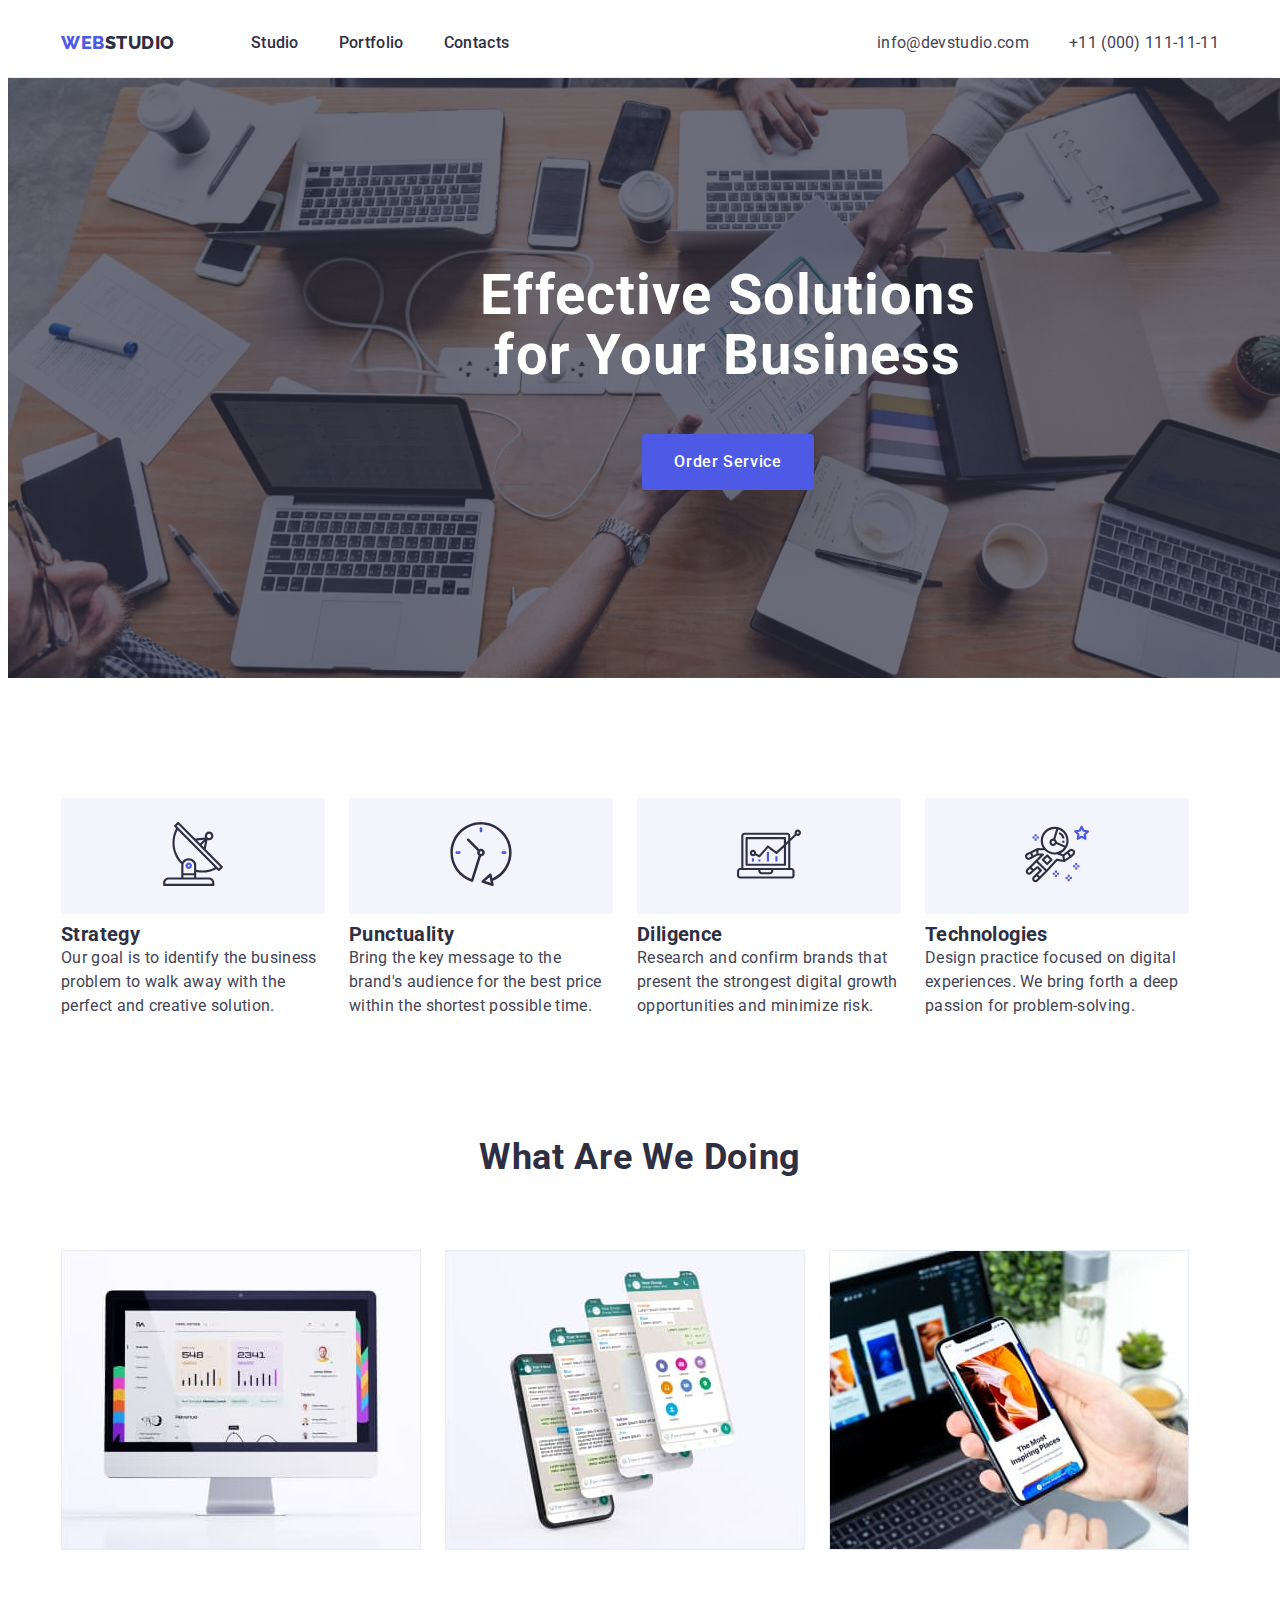
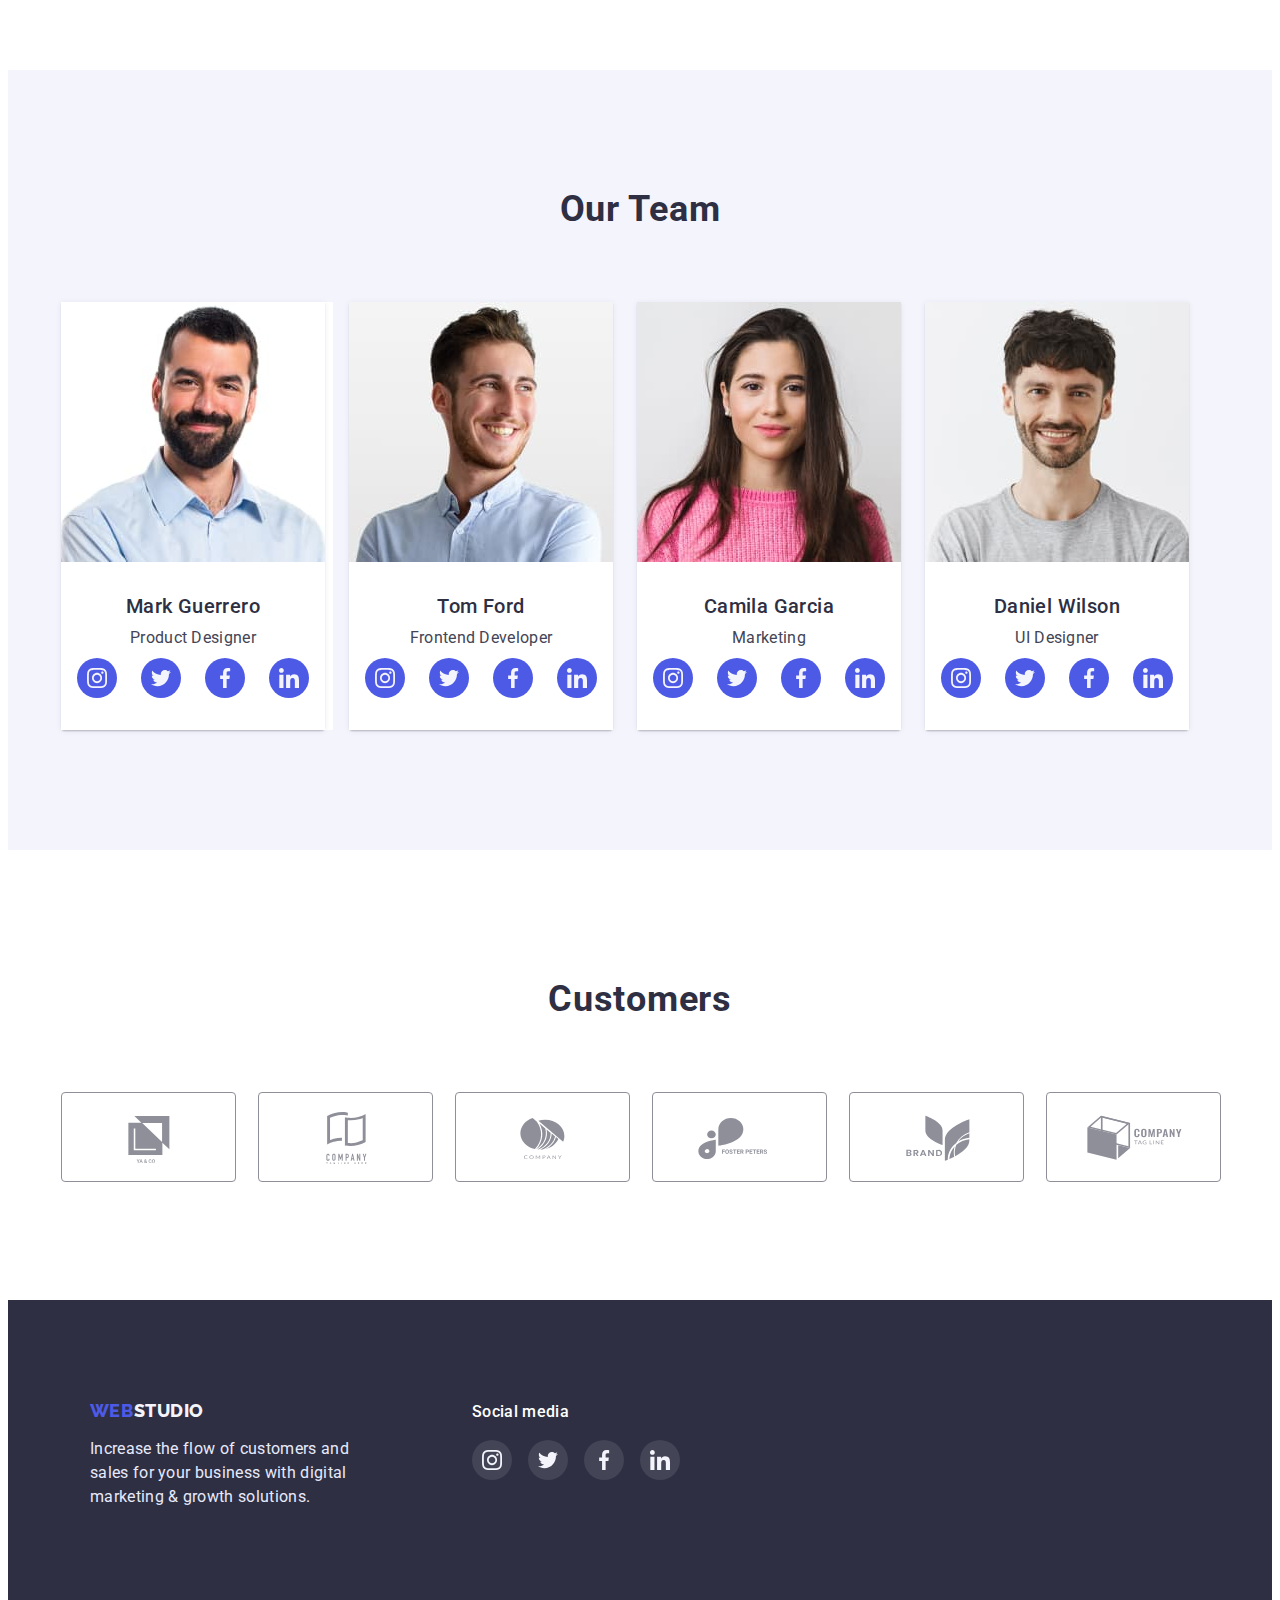
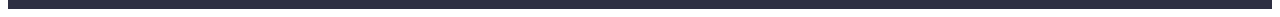
<file: index.html>
<!DOCTYPE html>
<html lang="en">
<head>
    <meta charset="UTF-8">
    <meta http-equiv="X-UA-Compatible" content="IE=edge">
    <meta name="viewport" content="width=device-width, initial-scale=1.0">
    <title>WebStudio</title>
    <link rel="preconnect" href="https://fonts.googleapis.com">
    <link rel="preconnect" href="https://fonts.gstatic.com" crossorigin>
    <link href="https://fonts.googleapis.com/css2?family=Montserrat:wght@400;700&family=Raleway:wght@800&family=Roboto:wght@400;500;700;900&display=swap" rel="stylesheet">
    <link rel="stylesheet" href="https://cdnjs.cloudflare.com/ajax/libs/modern-normalize/1.1.0/modern-normalize.min.css" 
    integrity="sha512-wpPYUAdjBVSE4KJnH1VR1HeZfpl1ub8YT/NKx4PuQ5NmX2tKuGu6U/JRp5y+Y8XG2tV+wKQpNHVUX03MfMFn9Q==" 
    crossorigin="anonymous" 
    referrerpolicy="no-referrer" />
    <link rel="stylesheet" href="./css/styles.css">
</head>
<body>
    <header class="header">
     <div class="container container-header" >
        <nav class="header-navigation">
        <a href="./index.html" class="header-logo link"><span class="logo-web">Web</span>Studio</a>
        <ul class="header-list list">
            <li class="header-item"><a href="./index.html" class="header-link link">Studio</a></li>
            <li class="header-item"><a href="./portfolio.html" class="header-link link">Portfolio</a></li>
            <li class="header-item"><a href="" class="header-link link">Contacts</a></li>
        </ul>
        </nav>
        <address class="address">
        <ul class="address-list list">
            <li><a href="mailto:info@devstudio.com" class="address-mail link link">info@devstudio.com</a></li>
            <li><a href="tel:+110001111111" class="address-tel link">+11 (000) 111-11-11</a></li>
        </ul>
        </address>
     </div> 
    </header>
    <main>
        <section class="hero">
             <div class="container container-hero">
                    <h1 class="hero-title">Effective Solutions for Your Business</h1>
                    <button type="button" class="hero-btn">Order Service</button>
             </div> 
        </section>
        <section class="advantages">
                <div class="container">
                    <h2 class="advantages-title visually-hidden" >What are we doing</h2>
                    <ul class="advantages-list list">
                        <li class="advantages-item">
                            <div class="advantages-blok-icon">
                                <svg class="advantages-icon" width="64px"; height="64px">
                                    <use href="./images/icons.svg#icon-antenna"></use>
                                </svg>
                            </div>
                            <h3 class="advantages-caption">Strategy</h3>
                            <p class="advantages-text">Our goal is to identify the business problem to walk away with the perfect and creative solution. </p>
                        </li>
                        <li class="advantages-item">
                            <div class="advantages-blok-icon">
                                <svg class="advantages-icon" width="64px"; height="64px">
                                    <use href="./images/icons.svg#icon-clock"></use>
                                </svg>
                            </div>
                            <h3 class="advantages-caption">Punctuality</h3>
                            <p class="advantages-text">Bring the key message to the brand's audience for the best price within the shortest possible time.</p>
                        </li>
                        <li class="advantages-item">
                            <div class="advantages-blok-icon">
                                <svg class="advantages-icon" width="64px"; height="64px">
                                    <use href="./images/icons.svg#icon-diagram"></use>
                                </svg>
                            </div>
                            <h3 class="advantages-caption">Diligence</h3>
                            <p class="advantages-text">Research and confirm brands that present the strongest digital growth opportunities and minimize risk.</p>
                        </li>
                        <li class="advantages-item">
                            <div class="advantages-blok-icon">
                                <svg class="advantages-icon" width="64px"; height="64px">
                                    <use href="./images/icons.svg#icon-astronaut"></use>
                                </svg>
                            </div>
                            <h3 class="advantages-caption">Technologies</h3>
                            <p class="advantages-text">Design practice focused on digital experiences. We bring forth a deep passion for problem-solving.</p>
                        </li>
                    </ul>
                </div>
            </section>
        <section class="work">
            <div class="container">
                <h2 class="work-title">What are we doing</h2>
                <ul class="work-list list">
                    <li class="work-item">
                        <a href="" class="work-link link">
                            <img src="./images/rectangle1.jpg" width="360" alt="foto1" />
                          </a>
                    </li>
                    <li class="work-item">
                        <a href="" class="work-link link">
                            <img src="./images/rectangle2.jpg" width="360" alt="foto2" />
                          </a>
                    </li>
                    <li class="work-item">
                        <a href="" class="work-link link">
                            <img src="./images/rectangle3.jpg" width="360" alt="foto3" />
                          </a>
                    </li>
                </ul>
            </div>
        </section>  
        <section class="command">
           <div class="container">
                <h2 class="command-title">Our Team</h2>
                <ul class="command-list list">
                    <li class="command-item">
                        <img src="./images/img1.jpg" width="264" alt="mark" />
                        <div class="command-team">
                            <h3 class="command-caption">Mark Guerrero</h3>
                            <p class="command-text">Product Designer</p>
                            <ul class="command-soc-list list">
                                <li class="command-soc-item">
                                    <a href="" class="command-soc-link link">
                                        <svg class="command-soc-icon" width="20" height="20">
                                            <use href="./images/icons.svg#icon-instagram">
                                            </use>
                                        </svg> 
                                    </a>
                                </li>
                                <li class="command-soc-item">
                                    <a href="" class="command-soc-link link">
                                        <svg class="command-soc-icon" width="20" height="20">
                                            <use href="./images/icons.svg#icon-twitter">
                                            </use>
                                        </svg> 
                                    </a>
                                </li>
                                <li class="command-soc-item">
                                    <a href="" class="command-soc-link link">
                                        <svg class="command-soc-icon" width="20" height="20">
                                            <use href="./images/icons.svg#icon-facebook">
                                            </use>
                                        </svg> 
                                    </a>
                                </li>
                                <li class="command-soc-item">
                                    <a href="" class="command-soc-link link">
                                        <svg class="command-soc-icon" width="20" height="20">
                                            <use href="./images/icons.svg#icon-linkedin">
                                            </use>
                                        </svg> 
                                    </a>
                                </li>
                            </ul>
                        </div>
                    </li>
                    <li class="command-item">
                            <img src="./images/img2.jpg" width="264" alt="tom" />
                            <div class="command-team">
                                <h3 class="command-caption">Tom Ford</h3>
                                <p class="command-text">Frontend Developer</p>
                                <ul class="command-soc-list list">
                                    <li class="command-soc-item">
                                        <a href="" class="command-soc-link link">
                                            <svg class="command-soc-icon" width="20" height="20">
                                                <use href="./images/icons.svg#icon-instagram">
                                                </use>
                                            </svg> 
                                        </a>
                                    </li>
                                    <li class="command-soc-item">
                                        <a href="" class="command-soc-link link">
                                            <svg class="command-soc-icon" width="20" height="20">
                                                <use href="./images/icons.svg#icon-twitter">
                                                </use>
                                            </svg> 
                                        </a>
                                    </li>
                                    <li class="command-soc-item">
                                        <a href="" class="command-soc-link link">
                                            <svg class="command-soc-icon" width="20" height="20">
                                                <use href="./images/icons.svg#icon-facebook">
                                                </use>
                                            </svg> 
                                        </a>
                                    </li>
                                    <li class="command-soc-item">
                                        <a href="" class="command-soc-link link">
                                            <svg class="command-soc-icon" width="20" height="20">
                                                <use href="./images/icons.svg#icon-linkedin">
                                                </use>
                                            </svg> 
                                        </a>
                                    </li>
                                </ul>
                            </div>
                    </li>
                    <li class="command-item">
                            <img src="./images/img3.jpg" width="264" alt="camila" />
                           <div class="command-team">
                                <h3 class="command-caption">Camila Garcia</h3>
                                <p class="command-text">Marketing</p>
                                <ul class="command-soc-list list">
                                    <li class="command-soc-item">
                                        <a href="" class="command-soc-link link">
                                            <svg class="command-soc-icon" width="20" height="20">
                                                <use href="./images/icons.svg#icon-instagram">
                                                </use>
                                            </svg> 
                                        </a>
                                    </li>
                                    <li class="command-soc-item">
                                        <a href="" class="command-soc-link link">
                                            <svg class="command-soc-icon" width="20" height="20">
                                                <use href="./images/icons.svg#icon-twitter">
                                                </use>
                                            </svg> 
                                        </a>
                                    </li>
                                    <li class="command-soc-item">
                                        <a href="" class="command-soc-link link">
                                            <svg class="command-soc-icon" width="20" height="20">
                                                <use href="./images/icons.svg#icon-facebook">
                                                </use>
                                            </svg> 
                                        </a>
                                    </li>
                                    <li class="command-soc-item">
                                        <a href="" class="command-soc-link link">
                                            <svg class="command-soc-icon" width="20" height="20">
                                                <use href="./images/icons.svg#icon-linkedin">
                                                </use>
                                            </svg> 
                                        </a>
                                    </li>
                                </ul>
                           </div> 
                    </li>
                    <li class="command-item">
                            <img src="./images/img4.jpg" width="264" alt="daniel" />
                           <div class="command-team">
                                <h3 class="command-caption">Daniel Wilson</h3>
                                <p class="command-text">UI Designer</p>
                                <ul class="command-soc-list list">
                                    <li class="command-soc-item">
                                        <a href="" class="command-soc-link link">
                                            <svg class="command-soc-icon" width="20" height="20">
                                                <use href="./images/icons.svg#icon-instagram">
                                                </use>
                                            </svg> 
                                        </a>
                                    </li>
                                    <li class="command-soc-item">
                                        <a href="" class="command-soc-link link">
                                            <svg class="command-soc-icon" width="20" height="20">
                                                <use href="./images/icons.svg#icon-twitter">
                                                </use>
                                            </svg> 
                                        </a>
                                    </li>
                                    <li class="command-soc-item">
                                        <a href="" class="command-soc-link link">
                                            <svg class="command-soc-icon" width="20" height="20">
                                                <use href="./images/icons.svg#icon-facebook">
                                                </use>
                                            </svg> 
                                        </a>
                                    </li>
                                    <li class="command-soc-item">
                                        <a href="" class="command-soc-link link">
                                            <svg class="command-soc-icon" width="20" height="20">
                                                <use href="./images/icons.svg#icon-linkedin">
                                                </use>
                                            </svg> 
                                        </a>
                                    </li>
                                </ul>
                           </div>
                    </li>
                </ul>
          </div>
            
        </section>  
        <section class="customers">
            <div class="container">
                <h2 class="customers-title">Customers</h2>
                <ul class="customers-list list">
                    <li class="customers-item">
                        <a href="" class="customers-link link">
                        <svg class="logo-icon" width="104px"; height="56px">
                            <use href="./images/icons.svg#icon-Logo-1"></use>
                        </svg></a>
                    </li>
                    <li class="customers-item">
                        <a href="" class="customers-link link">
                        <svg class="logo-icon" width="104px"; height="56px">
                            <use href="./images/icons.svg#icon-Logo-2"></use>
                        </svg></a>
                    </li>
                    <li class="customers-item">
                        <a href="" class="customers-link link">
                        <svg class="logo-icon" width="104px"; height="56px">
                            <use href="./images/icons.svg#icon-Logo-3"></use>
                        </svg></a>
                    </li>
                    <li class="customers-item">
                        <a href="" class="customers-link link">
                        <svg class="logo-icon" width="104px"; height="56px">
                            <use href="./images/icons.svg#icon-Logo-4"></use>
                        </svg></a>
                    </li>
                    <li class="customers-item">
                        <a href="" class="customers-link link">
                        <svg class="logo-icon" width="104px"; height="56px">
                            <use href="./images/icons.svg#icon-Logo-5"></use>
                        </svg></a>
                    </li>
                    <li class="customers-item">
                        <a href="" class="customers-link link">
                        <svg class="logo-icon" width="104px"; height="56px">
                            <use href="./images/icons.svg#icon-Logo-6"></use>
                        </svg></a>
                    </li>
                </ul>
            </div>
        </section>
    </main>
    <footer class="footer">
    <div class="container container-footer-general">
        <div class="container container-footer">
            <a href="./index.html" class="footer-logo link"><span class="footer-logo-web">Web</span>Studio</a>
            <p class="footer-text">Increase the flow of customers and sales for your business with digital marketing & growth solutions.</p>
        </div>
        <div class="container container-footer-soc">
            <h6 class="footer-soc-title">Social media</h6>
            <ul class="footer-soc-list list">
                <li class="footer-soc-item">
                    <a href="" class="footer-soc-link link">
                        <svg class="section4-soc-icon" width="20" height="20">
                            <use href="./images/icons.svg#icon-instagram">
                            </use>
                        </svg> 
                    </a>
                </li>
                <li class="footer-soc-item">
                    <a href="" class="footer-soc-link link">
                        <svg class="section4-soc-icon" width="20" height="20">
                            <use href="./images/icons.svg#icon-twitter">
                            </use>
                        </svg> 
                    </a>
                </li>
                <li class="footer-soc-item">
                    <a href="" class="footer-soc-link link">
                        <svg class="section4-soc-icon" width="20" height="20">
                            <use href="./images/icons.svg#icon-facebook">
                            </use>
                        </svg> 
                    </a>
                </li>
                <li class="footer-soc-item">
                    <a href="" class="footer-soc-link link">
                        <svg class="section4-soc-icon" width="20" height="20">
                            <use href="./images/icons.svg#icon-linkedin">
                            </use>
                        </svg> 
                    </a>
                </li>

            </ul>
        </div>
    </div>
    </footer>
</body>
</html>
</file>
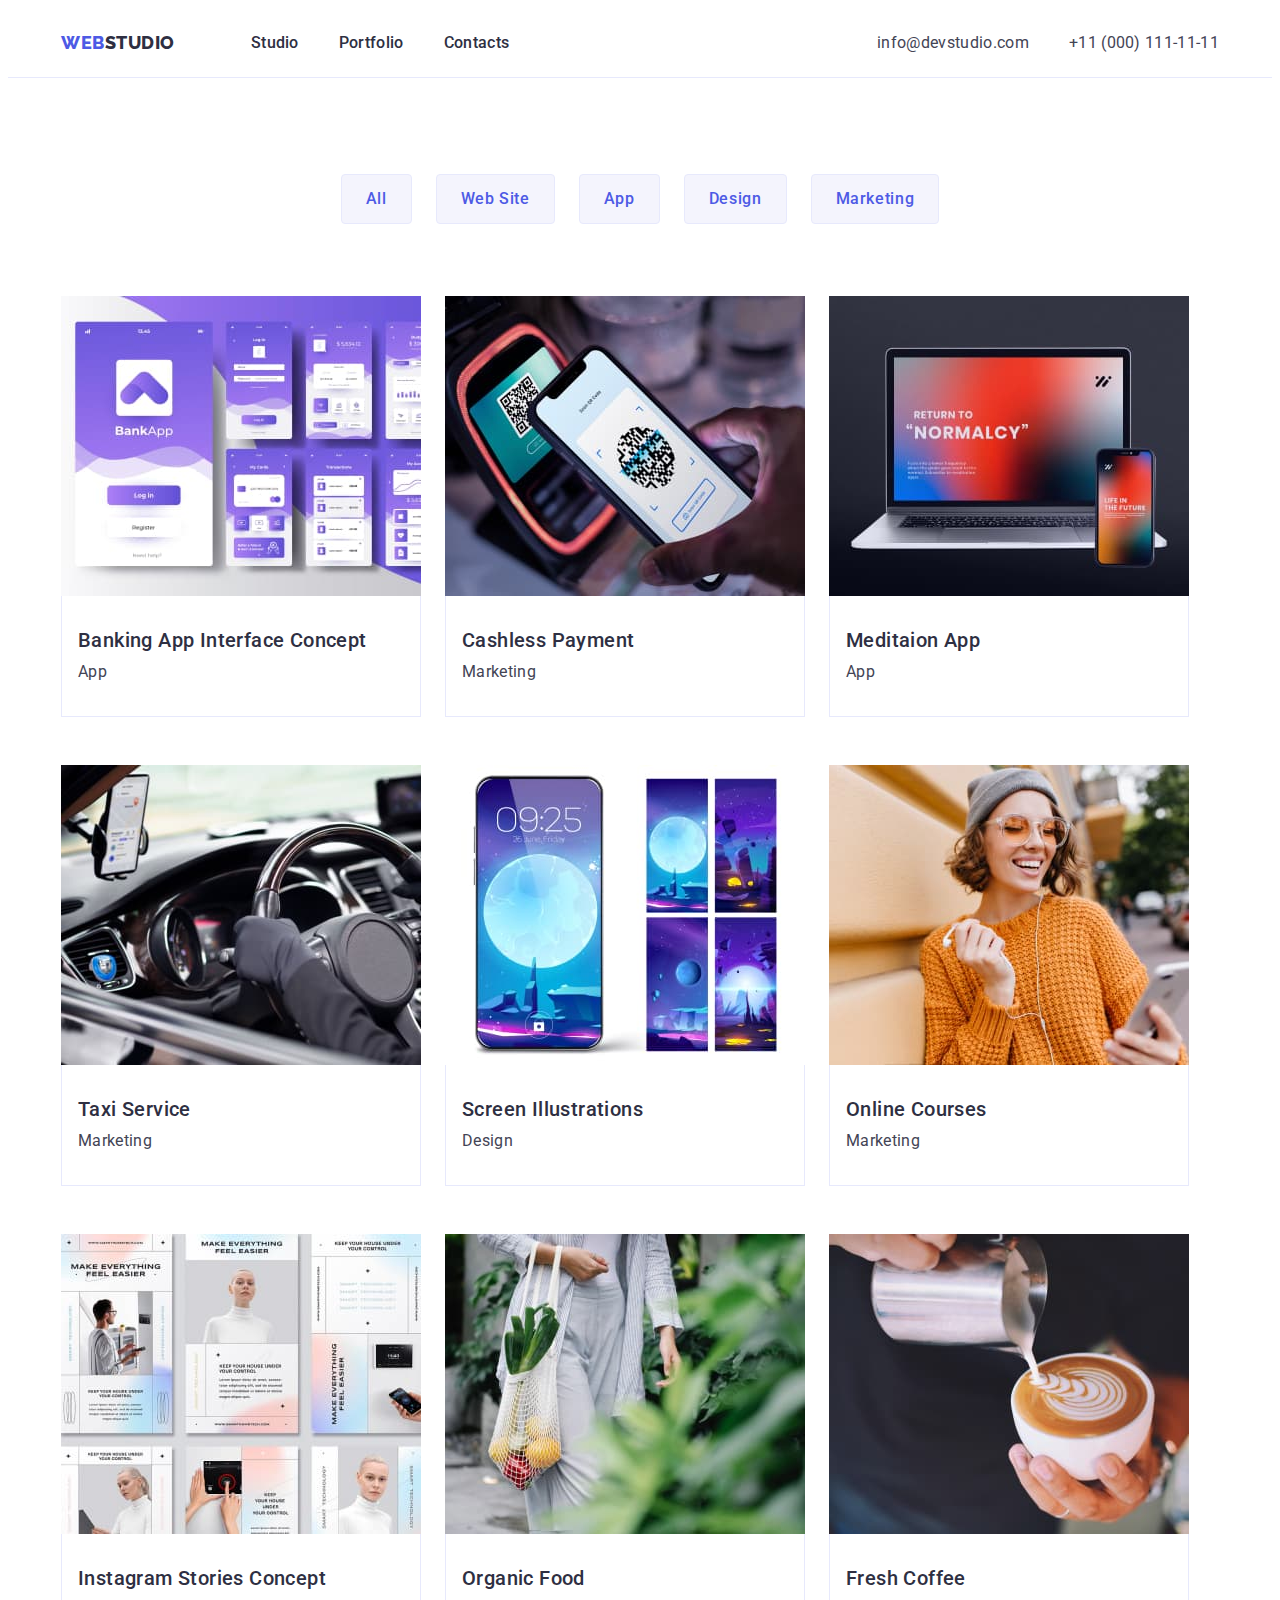
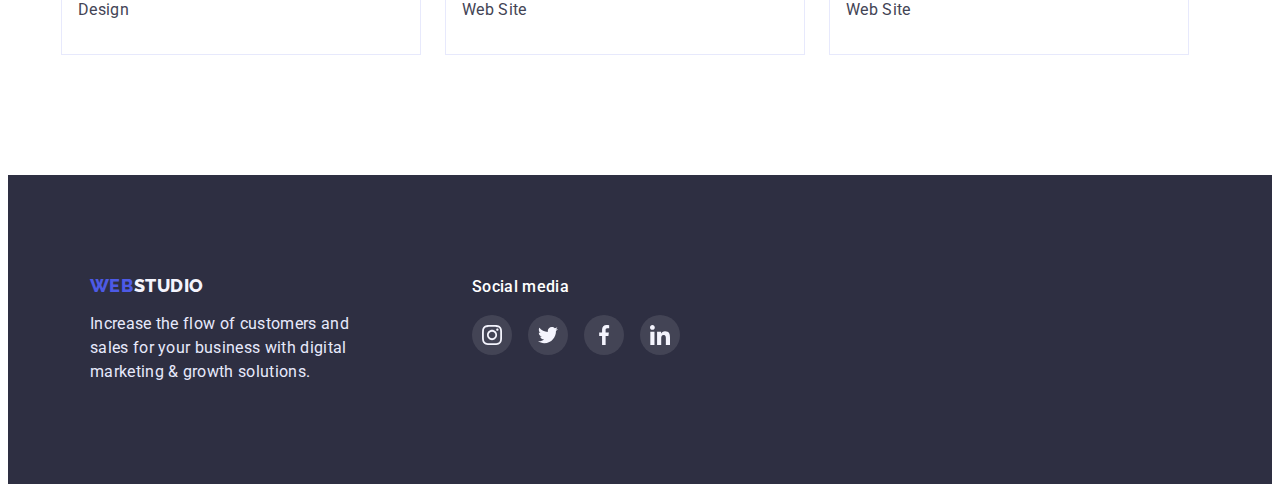
<file: portfolio.html>
<!DOCTYPE html>
<html lang="en">
<head>
    <meta charset="UTF-8">
    <meta http-equiv="X-UA-Compatible" content="IE=edge">
    <meta name="viewport" content="width=device-width, initial-scale=1.0">
    <title>WebStudio</title>
    <link rel="preconnect" href="https://fonts.googleapis.com">
    <link rel="preconnect" href="https://fonts.gstatic.com" crossorigin>
    <link href="https://fonts.googleapis.com/css2?family=Montserrat:wght@400;700&family=Raleway:wght@800&family=Roboto:wght@400;500;700;900&display=swap" rel="stylesheet">
    <link rel="stylesheet" href="https://cdnjs.cloudflare.com/ajax/libs/modern-normalize/1.1.0/modern-normalize.min.css" 
    integrity="sha512-wpPYUAdjBVSE4KJnH1VR1HeZfpl1ub8YT/NKx4PuQ5NmX2tKuGu6U/JRp5y+Y8XG2tV+wKQpNHVUX03MfMFn9Q==" 
    crossorigin="anonymous" 
    referrerpolicy="no-referrer" />
    <link rel="stylesheet" href="https://cdnjs.cloudflare.com/ajax/libs/modern-normalize/1.1.0/modern-normalize.min.css" 
    integrity="sha512-wpPYUAdjBVSE4KJnH1VR1HeZfpl1ub8YT/NKx4PuQ5NmX2tKuGu6U/JRp5y+Y8XG2tV+wKQpNHVUX03MfMFn9Q==" 
    crossorigin="anonymous" 
    referrerpolicy="no-referrer" />
    <link rel="stylesheet" href="./css/styles.css">
</head>
<body>
    <header class="header">
        <div class="container container-header" >
           <nav class="header-navigation">
           <a href="./index.html" class="header-logo link"><span class="logo-web">Web</span>Studio</a>
           <ul class="header-list list">
               <li class="header-item"><a href="./index.html" class="header-link link">Studio</a></li>
               <li class="header-item"><a href="./portfolio.html" class="header-link link">Portfolio</a></li>
               <li class="header-item"><a href="" class="header-link link">Contacts</a></li>
           </ul>
           </nav>
           <address class="address">
           <ul class="address-list list">
               <li><a href="mailto:info@devstudio.com" class="address-mail link link">info@devstudio.com</a></li>
               <li><a href="tel:+110001111111" class="address-tel link">+11 (000) 111-11-11</a></li>
           </ul>
           </address>
        </div> 
       </header>
    <main class="main">
        <section class="main-section">
        <div class="container container-btn">
            <h1 hidden>Portfolio</h1>    
            <ul class="buttons-list list">
                <li class="buttons-item"><button type="button" class="buttons-btn">All</button></li>
                <li class="buttons-item"><button type="button" class="buttons-btn">Web Site</button></li>
                <li class="buttons-item"><button type="button" class="buttons-btn">App</button></li>
                <li class="buttons-item"><button type="button" class="buttons-btn">Design</button></li>
                <li class="buttons-item"><button type="button" class="buttons-btn">Marketing</button></li>
            </ul>  
        </div>

        <div class="container">
            <ul class="main-list list">
                <li class="main-item" >
                    <a href="" class="main-item-link link">
                    <img src="./images/portfolio1.jpg" width="360" alt="Banking App Interface Concept" />
                   <div class="main-container-text">
                        <h2 class="main-title">Banking App Interface Concept</h2>
                        <p class="main-text">App</p>
                   </div>
                    </a>
                </li>
                <li class="main-item">
                    <a href="" class="main-item-link link">
                    <img src="./images/portfolio2.jpg" width="360" alt="Cashless Payment" />
                    <div class="main-container-text">
                        <h2 class="main-title">Cashless Payment</h2>
                        <p class="main-text">Marketing</p>
                    </div>
                    </a>
                </li>
                <li class="main-item" >
                    <a href="" class="main-item-link link">
                    <img src="./images/portfolio3.jpg" width="360" alt="Meditaion App" />
                   <div class="main-container-text">
                        <h2 class="main-title">Meditaion App</h2>
                        <p class="main-text">App</p>
                   </div>
                    </a>
                </li>
                <li class="main-item">
                    <a href="" class="main-item-link link">
                    <img src="./images/portfolio4.jpg" width="360" alt="Taxi Service" />
                    <div class="main-container-text">
                        <h2 class="main-title">Taxi Service</h2>
                        <p class="main-text">Marketing</p>
                    </div>
                    </a>
                </li>
                <li class="main-item">
                    <a href="" class="main-item-link link">
                    <img src="./images/portfolio5.jpg" width="360" alt="Screen Illustrations" />
                    <div class="main-container-text">
                        <h2 class="main-title">Screen Illustrations</h2>
                        <p class="main-text">Design</p>
                    </div>
                    </a>
                </li>
                <li class="main-item">
                    <a href=""class="main-item-link link">
                    <img src="./images/portfolio6.jpg" width="360" alt="Online Courses" />
                    <div class="main-container-text">
                        <h2 class="main-title">Online Courses</h2>
                        <p class="main-text">Marketing</p>
                    </div>
                    </a>
                </li>
                <li class="main-item">
                    <a href="" class="main-item-link link">
                    <img src="./images/portfolio7.jpg" width="360" alt="Instagram Stories Concept" />
                    <div class="main-container-text">
                        <h2 class="main-title">Instagram Stories Concept</h2>
                        <p class="main-text">Design</p>
                    </div>
                    </a>
                </li>
                <li class="main-item">
                    <a href="" class="main-item-link link">
                    <img src="./images/portfolio8.jpg" width="360" alt="Organic Food" />
                    <div class="main-container-text">
                        <h2 class="main-title">Organic Food</h2>
                        <p class="main-text">Web Site</p>
                    </div>
                    </a>
                </li>
                <li class="main-item">
                    <a href="" class="main-item-link link">
                    <img src="./images/portfolio9.jpg" width="360" alt="Fresh Coffee" />
                    <div class="main-container-text">
                        <h2 class="main-title">Fresh Coffee</h2>
                        <p class="main-text">Web Site</p>
                    </div>
                    </a>
                </li>
               
            </ul>
        </div>
        </section>
    </main>
    <footer class="footer">
        <div class="container container-footer-general">
            <div class="container container-footer">
                <a href="./index.html" class="footer-logo link"><span class="footer-logo-web">Web</span>Studio</a>
                <p class="footer-text">Increase the flow of customers and sales for your business with digital marketing & growth solutions.</p>
            </div>
            <div class="container container-footer-soc">
                <h6 class="footer-soc-title">Social media</h6>
                <ul class="footer-soc-list list">
                    <li class="footer-soc-item">
                        <a href="" class="footer-soc-link link">
                            <svg class="section4-soc-icon" width="20" height="20">
                                <use href="./images/icons.svg#icon-instagram">
                                </use>
                            </svg> 
                        </a>
                    </li>
                    <li class="footer-soc-item">
                        <a href="" class="footer-soc-link link">
                            <svg class="section4-soc-icon" width="20" height="20">
                                <use href="./images/icons.svg#icon-twitter">
                                </use>
                            </svg> 
                        </a>
                    </li>
                    <li class="footer-soc-item">
                        <a href="" class="footer-soc-link link">
                            <svg class="section4-soc-icon" width="20" height="20">
                                <use href="./images/icons.svg#icon-facebook">
                                </use>
                            </svg> 
                        </a>
                    </li>
                    <li class="footer-soc-item">
                        <a href="" class="footer-soc-link link">
                            <svg class="section4-soc-icon" width="20" height="20">
                                <use href="./images/icons.svg#icon-linkedin">
                                </use>
                            </svg> 
                        </a>
                    </li>
    
                </ul>
            </div>
        </div>
        </footer>
</body>
</html>
</file>
<file: css/styles.css>
:root{
    --main-title-color:#2E2F42;
    --main-text-color:#434455;
    --portfolio-btn:#4D5AE5;
}
body {
font-family: 'roboto', sans-serif;
color: #434455;
background-color: #FFFFFF;
}
h1,
h2,
h3,
h4,
h5,
h6,
p
{
    margin: 0;
}
ul{
    margin: 0;
    padding-left: 0;
}
.button {
    cursor: pointer;
}
.visually-hidden {
    position: absolute;
    width: 1px;
    height: 1px;
    margin: -1px;
    border: 0;
    padding: 0;
    
    white-space: nowrap;
    clip-path: inset(100%);
    clip: rect(0 0 0 0);
    overflow: hidden;
}
  
.header{
background: #FFFFFF;
border-bottom: 1px solid #E7E9FC;;
}
.header-navigation {
    display: flex;
    align-items: center;
    margin-right: auto;
}
.header-logo {
    display: flex;
    margin-right: 76px;
    font-family: 'Raleway';
    font-style: normal;
    font-weight: 800;
    font-size: 18px;
    line-height: 1,33;
    display: flex;
    align-items: center;
    letter-spacing: 0.03em;
    text-transform: uppercase;
    color: #2E2F42;

    padding-top: 24px;
    padding-bottom: 24px;
}
.header-logo:hover,
.header-logo:focus {
    color: #2E2F42;
}
.logo-web{
    color: #4D5AE5;
    
}

.list {
    list-style: none;
}
.link{
    text-decoration: none;
}
.header-list{
    display: flex;
}
.header-item {
color: #2E2F42;
}
.header-item:not(:last-child){
    margin-right: 40px;
}
.header-link { 
font-family: 'Roboto';
font-style: normal;
font-weight: 500;
font-size: 16px;
line-height: 1.5;
/* identical to box height, or 150% */

letter-spacing: 0.02em;
color: #2E2F42;

padding-top: 24px;
padding-bottom: 24px;
}
.header-link:hover,
.header-link:focus
{
    color: #404BBF;
}

.address {
font-size: 16px;
line-height: 1.5;
letter-spacing: 0.02em;
color: #434455;
}
.address-list {

    display: flex;
}
.address-mail {
    margin-right: 40px;
font-family: 'Roboto';
font-style: normal;
font-weight: 400;
font-size: 16px;
line-height: 24px;

letter-spacing: 0.02em;
color: #434455;

padding-top: 24px;
padding-bottom: 24px;

}
.address-mail:hover,
.address-mail:focus{
    color: #404BBF;
}
.address-tel {
font-family: 'Roboto';
font-style: normal;
font-weight: 400;
font-size: 16px;
line-height: 24px;
/* identical to box height, or 150% */

letter-spacing: 0.02em;

/* SLATE */

color: #434455;
padding-top: 24px;
padding-bottom: 24px;
}
.address-tel:hover,
.address-tel:focus {
    color: #404BBF;
}
img{
    display: block;
}
.container-header{
    display: flex;
    align-items: center;
}
.hero {
    width: 1440px;
    align-items: center;
    background: #2E2F42;
    background-image:linear-gradient(
        rgba(46, 47, 66, 0.7),
        rgba(46, 47, 66, 0.7)),
         url(../images/hero-bg.jpg);
    background-repeat: no-repeat;
    background-position: center;
    background-size:1440px;
    padding-top: 188px;
    padding-bottom: 188px;
    margin: 0 auto;
}
.container-hero{
   width: 1440px; 
}
.hero-title {
margin: 0 auto;
margin-bottom: 48px;
width: 496px;
left: 473px;
top: 260px;

font-family: 'Roboto';
font-style: normal;
font-weight: 700;
font-size: 56px;
line-height: 1.07;

text-align: center;
letter-spacing: 0.02em;

color: #FFFFFF;
}

.hero-btn {
    margin: 0 auto;
    font-family: 'Roboto';
    font-style: normal;
    font-weight: 500;
    font-size: 16px;
    line-height: 1.5;
    display: flex;
    align-items: center;
    letter-spacing: 0.04em;
    background: #4D5AE5;
    color: #FFFFFF;
    cursor: pointer;
    padding: 16px 32px;
    border: none;
    border-radius: 4px

    

}
.hero-btn:hover,
.hero-btn:focus {
    background: #404BBF;;
    color:#FFFFFF;
}
.container{
    width: 1158px;
    padding-left: 15px;
    padding-right: 15px;
    margin-right: auto;
    margin-left: auto;
   

}
.advantages {
    padding-top: 120px;
    padding-bottom: 120px;
}

.advantages-title {
    margin-bottom: 8px;

}
.advantages-list {
    display: flex;
    gap: 24px;
    width: calc((100% - 72px)/4);
}
.advantages-blok-icon{
    background: #F4F4FD;
    border-radius: 4px;
   padding: 24px 100px;
   margin-bottom:8px;
  
}
.advantages-icon{
    fill: #2E2F42;
   
    
    
}
    
.advantages-item {

}
.advantages-caption {
ffont-weight: 500;
font-size: 20px;
line-height: 1.2;
letter-spacing: 0.02em;
color: var(--main-title-color);
}


.advantages-text {
font-size: 16px;
line-height: 1.5;
letter-spacing: 0.02em;
color: var(--main-text-color);

width: 264px;
min-height: 72px;

}
.work {
 padding-top: 0;  
padding-bottom: 120px; 
}
.work-title {
font-weight: 700;
font-size: 36px;
line-height: 1.11;
text-align: center;
letter-spacing: 0.02em;
text-transform: capitalize;
color: var(--main-title-color);
margin-bottom: 72px;
}
.work-list {
    display: flex;
    gap: 24px;
    align-items: center;
    width: calc((100% - 48px) / 3);
   

}
.work-item {
}
.work-link {
}
.command {
background: #F4F4FD;
padding-top: 120px;
padding-bottom: 120px;
}
.command-title {
font-weight: 700;
font-size: 36px;
line-height: 1.11;
text-align: center;
letter-spacing: 0.02em;
text-transform: capitalize;
margin-bottom: 72px;

color: var(--main-title-color);
}
.command-list {
    display: flex;
    gap: 24px;
    align-items: center;
    background-color: #FFFFFF;
    width: calc((100% - 72px)/4);
    
}
.command-item {
    background-color: #FFFFFF;
    box-shadow: 0 2px 1px 0 rgba(46, 47, 66, 0.08), 
                0 1px 1px 0 rgba(46, 47, 66, 0.16), 
                0 1px 6px 0 rgba(46, 47, 66, 0.08);
    border-radius: 0px 0px 4px 4px;
}
.command-caption {
font-weight: 500;
font-size: 20px;
line-height: 1.2;
text-align: center;
letter-spacing: 0.02em;
color: #2E2F42;
margin-bottom: 8px;

}
.command-text {
font-size: 16px;
line-height: 1.5;
text-align: center;
letter-spacing: 0.02em;
margin-bottom: 8px;
color: var(--main-text-color);
}
.command-team {
background-color: #FFFFFF;
padding-top: 32px;
padding-bottom: 32px;

}
.command-soc-list {
    display: flex;
    justify-content: center;
    gap: 24px;
}
.command-soc-item {
    width: 40px;
    height: 40px;
}
.command-soc-link {
    width: 100%;
    height: 100%;
    background-color:#4D5AE5;
    display: flex;
    align-items: center;
    justify-content: center;
    border-radius: 50%;
}
.command-soc-link:is(:hover, :focus) {
background-color: #404BBF;;
 }

.command-soc-icon{
  fill: #F4F4FD;  
}
.customers {
    padding-top: 130px;
    padding-bottom: 120px;
}
.customers-title {
    font-weight: 700;
    font-size: 36px;
    line-height: 1.11;
    text-align: center;
    letter-spacing: 0.02em;
    text-transform: capitalize;
    margin-bottom: 72px;
    color: #2E2F42
}
.customers-list {
    display: flex;
    gap: 24px;
}

.customers-item {
    width: calc((100% - 120px)/6);
    height: 88px;
}
.customers-link {
    width: 100%;
    height: 100%;
    border: 1px solid #8E8F99;
    display: flex;
    align-items: center;
    justify-content: center;
    border-radius: 4px;
}
.logo-icon{
    fill: #8E8F99;
}
.customers-link:is(:hover, :focus) {
    border-color: #404BBF;
     }
.customers-link:is(:hover, :focus) .logo-icon {
    fill: #404BBF;
     }

.footer {
    padding-top: 100px;
    padding-bottom: 100px;
   
background: #2E2F42;
}
.container-footer-general{
    display: flex;
    align-items: baseline;
    justify-content: center;
    
}
.container-footer{
    width: 28%;
}
.container-footer-soc {
   width: 62%;
}
.footer-soc-title {
    font-family: 'Roboto';
font-style: normal;
font-weight: 500;
font-size: 16px;
line-height: 1.5;
letter-spacing: 0.02em;
margin-bottom: 16px;

color: #FFFFFF;

}
.footer-soc-list {
    display: flex;
    gap: 16px;
}
.footer-soc-item {
    width: 40px;
    height: 40px;
}
.footer-soc-link {
    width: 100%;
    height: 100%;
    background: rgba(255, 255, 255, 0.1);
    display: flex;
    border-radius: 50%;
    align-items: center;
    justify-content: center;
    border-radius: 50%;
}
.footer-soc-link:is(:hover, :focus){
    background-color: #31D0AA;
}
.section4-soc-icon {
   fill: #F4F4FD;
   width: 24px, 24px; 
}

.footer-logo {
    font-family: 'Raleway';
font-style: normal;
font-weight: 800;
font-size: 18px;
line-height: 1.17;
display: flex;
align-items: center;
letter-spacing: 0.03em;
text-transform: uppercase;

color: #F4F4FD;
margin-bottom: 16px;
}
.footer-logo:hover,
.footer-logo:focus {
    
}
.footer-logo-web{
    color:#4D5AE5;
}
.footer-text {
font-weight: 400;
font-size: 16px;
line-height: 1.5;
letter-spacing: 0.02em;
color: #E7E9FC;
width: 264px;

}
.container-footer{
}
/*--------------------------------------------------------
------------------------Portfolio-------------------------
---------------------------------------------------------*/
.main {
}
.main-section {
padding-top: 96px;
}

.buttons {
   
     
}
.container-btn{
    
}
.buttons-list {
    display: flex;
    align-items: center;
    gap: 24px;    
    margin-bottom: 72px;
    justify-content: center;
    
} 

.list {
}
.buttons-item {
font-weight: 500;
font-size: 16px;
line-height: 1.5;
display: flex;
align-items: center;
text-align: center;
letter-spacing: 0.04em;

}
.buttons-btn {
padding: 12px 24px 12px 24px;
font-family: 'Roboto';
font-style: normal;
font-weight: 500;
font-size: 16px;
line-height: 1.5;
background: #F4F4FD;
/* identical to box height, or 150% */
display: flex;
align-items: center;
text-align: center;
letter-spacing: 0.04em;

background-color:#F4F4FD;
border: 1px solid #E7E9FC;
border-radius: 4px;


/* IRIS */

color: #4D5AE5;

    cursor: pointer;
    color: var(--portfolio-btn);
}
.buttons-btn:hover,
.buttons-btn:focus{
    background: #4D5AE5;
    color:#FFFFFF;
    box-shadow: 0px 3px 1px rgba(0, 0, 0, 0.1), 
                0px 2px 1px rgba(0, 0, 0, 0.08), 
                0px 2px 2px rgba(0, 0, 0, 0.12);
    border:1px solid #4D5AE5;
}

.main-list {
    padding-bottom: 120px;
    display: flex;
    flex-wrap: wrap;
    column-gap: 24px;
    row-gap: 48px;
}
.main-item {

}

.main-item:is(:hover, :focus), .main-item-link{
    box-shadow: 0px 1px 6px rgba(46, 47, 66, 0.08), 
                0px 1px 1px rgba(46, 47, 66, 0.16), 
                0px 2px 1px rgba(46, 47, 66, 0.08);   
}

.main-title {
font-family: 'Roboto';
font-weight: 500;
font-size: 20px;
line-height: 1.2;
letter-spacing: 0.02em;
margin-bottom: 8px;



color: var(--main-title-color);

}
.main-text {
    font-size: 16px;
line-height: 1.5;

letter-spacing: 0.02em;

color: var(--main-text-color);
}
.main-container-text{
    border: 1px solid #E7E9FC;
    border-top:none;
    padding: 32px 16px;

}
</file>
